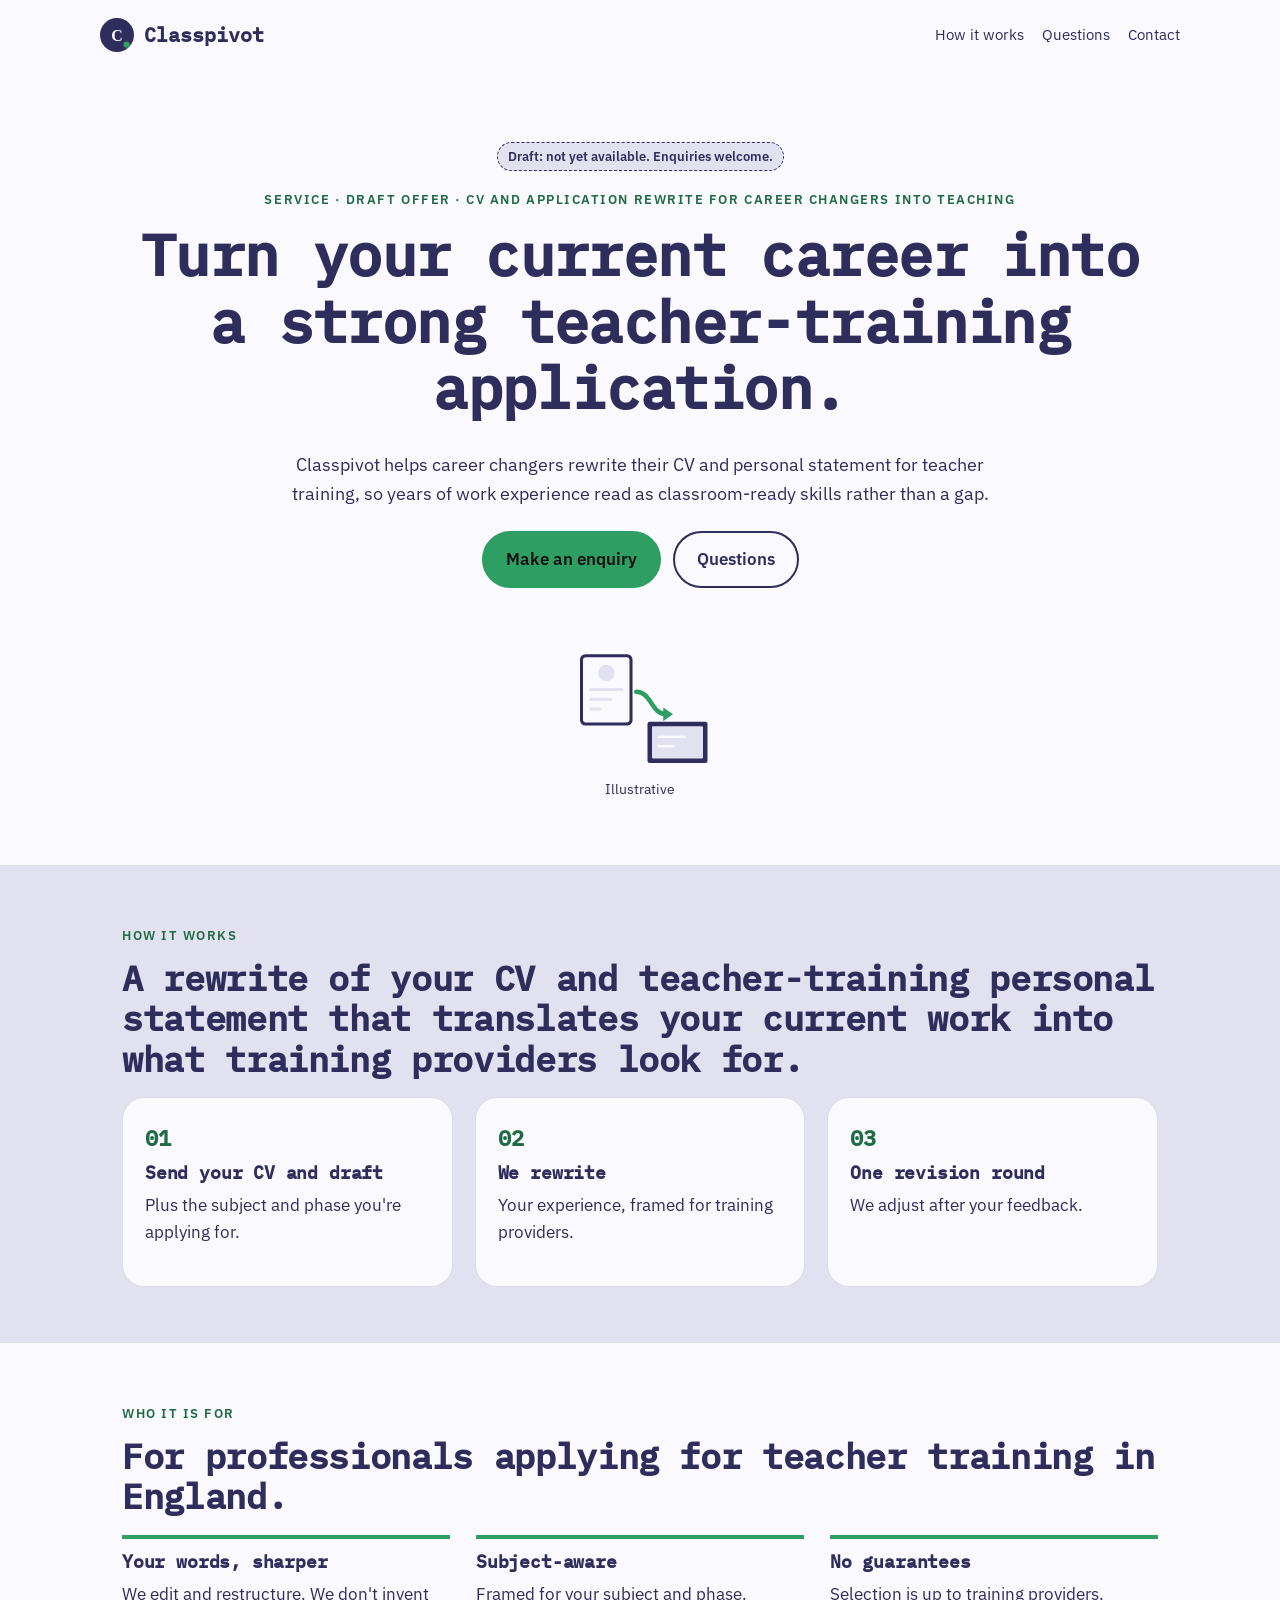
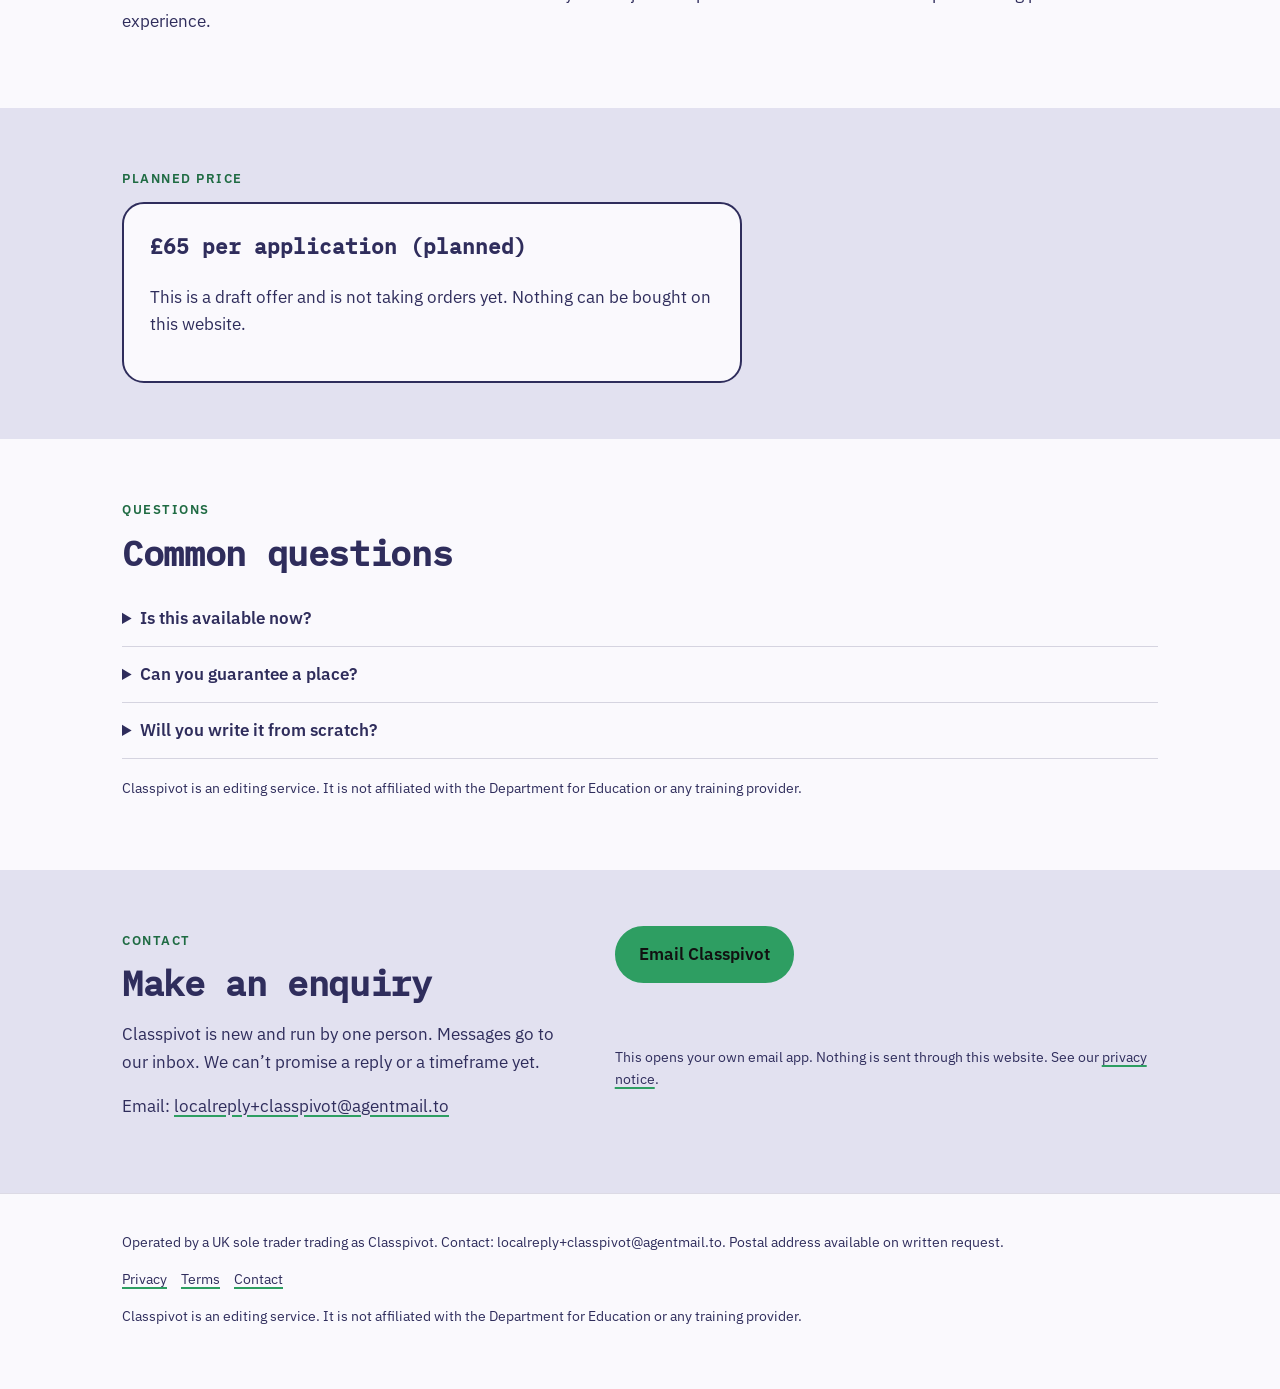
<file: index.html>
<!doctype html>
<html lang="en-GB">
<head>
<meta charset="utf-8">
<meta name="viewport" content="width=device-width, initial-scale=1">
<meta http-equiv="Content-Security-Policy" content="default-src 'self'; img-src 'self' data: https://localreplyloop.goatcounter.com; style-src 'self'; script-src 'self'; font-src 'self'; connect-src 'self'; form-action 'self'; base-uri 'self'; object-src 'none'">
<meta name="referrer" content="strict-origin-when-cross-origin">
<title>Classpivot: Turn your current career into a strong teacher-training application</title>
<meta name="description" content="A rewrite of your CV and teacher-training personal statement that translates your current work into what training providers look for.">
<meta name="theme-color" content="#2F2D5C">
<meta property="og:type" content="website"><meta property="og:title" content="Classpivot: Turn your current career into a strong teacher-training application"><meta property="og:description" content="A rewrite of your CV and teacher-training personal statement that translates your current work into what training providers look for.">
<meta property="og:image" content="https://evanturner557-del.github.io/classpivot/assets/og.png"><meta property="og:image:width" content="1200"><meta property="og:image:height" content="630">
<meta property="og:image:alt" content="Classpivot: Turn your current career into a strong teacher-training application."><meta property="og:site_name" content="Classpivot"><meta property="og:locale" content="en_GB">
<meta property="og:url" content="https://evanturner557-del.github.io/classpivot/"><meta name="twitter:card" content="summary_large_image">
<link rel="canonical" href="https://evanturner557-del.github.io/classpivot/">
<link rel="icon" href="assets/favicon.svg" type="image/svg+xml">
<link rel="stylesheet" href="assets/site.css">
<script src="assets/config.js"></script>
<script src="assets/analytics.js" defer></script>
<script src="_shared/kit.js" defer></script>
</head>
<body>
<a class="skip" href="#main">Skip to content</a>
<header><div class="wrap top"><a class="brand" href="./"><svg viewBox="0 0 64 64" aria-hidden="true" width="34" height="34"><circle cx="32" cy="32" r="32" fill="#2F2D5C"/><text x="32" y="43" text-anchor="middle" font-family="Georgia, serif" font-weight="700" font-size="30" fill="#FAF9FD">C</text><circle cx="50" cy="50" r="6" fill="#2E9E62"/></svg>Classpivot</a><nav aria-label="Primary"><a href="#how">How it works</a><a href="#faq">Questions</a><a href="#contact">Contact</a></nav></div></header>
<main id="main">
<section class="hero"><div class="wrap"><span class="draft">Draft: not yet available. Enquiries welcome.</span><br><span class="eyebrow">Service · draft offer · CV and application rewrite for career changers into teaching</span><h1>Turn your current career into a strong teacher-training application.</h1><p class="lede">Classpivot helps career changers rewrite their CV and personal statement for teacher training, so years of work experience read as classroom-ready skills rather than a gap.</p><div class="ctas"><a class="btn" href="#contact" data-cta="hero">Make an enquiry</a><a class="btn ghost" href="#faq" data-cta="hero-secondary">Questions</a></div><figure class="art"><svg viewBox="0 0 400 400" aria-hidden="true" focusable="false" class="motif"><rect x="40" y="70" width="140" height="190" rx="14" fill="#2F2D5C"/><rect x="48" y="78" width="124" height="174" rx="8" fill="#FAF9FD"/><circle cx="110" cy="120" r="22" fill="#E2E1F0"/><rect x="64" y="160" width="92" height="8" rx="4" fill="#E2E1F0"/><rect x="64" y="186" width="62" height="8" rx="4" fill="#E2E1F0"/><rect x="64" y="212" width="32" height="8" rx="4" fill="#E2E1F0"/><path d="M190 170 C 230 170 230 230 270 230" fill="none" stroke="#2E9E62" stroke-width="12" stroke-linecap="round" stroke-linejoin="round"/><path d="M262 212 l26 18 -26 18z" fill="#2E9E62"/><rect x="220" y="250" width="160" height="110" rx="6" fill="#2F2D5C"/><rect x="232" y="262" width="136" height="86" rx="3" fill="#E2E1F0"/><path d="M250 290 h70 M250 315 h40" fill="none" stroke="#FAF9FD" stroke-width="6" stroke-linecap="round" stroke-linejoin="round"/></svg><figcaption class="fine">Illustrative</figcaption></figure></div></section>
<section class="tint" id="how"><div class="wrap"><span class="eyebrow">How it works</span><h2>A rewrite of your CV and teacher-training personal statement that translates your current work into what training providers look for.</h2><div class="steps"><div class="step"><h3>Send your CV and draft</h3><p>Plus the subject and phase you&#x27;re applying for.</p></div><div class="step"><h3>We rewrite</h3><p>Your experience, framed for training providers.</p></div><div class="step"><h3>One revision round</h3><p>We adjust after your feedback.</p></div></div></div></section>
<section><div class="wrap"><span class="eyebrow">Who it is for</span><h2>For professionals applying for teacher training in England.</h2><div class="points"><div class="point"><h3>Your words, sharper</h3><p>We edit and restructure. We don&#x27;t invent experience.</p></div><div class="point"><h3>Subject-aware</h3><p>Framed for your subject and phase.</p></div><div class="point"><h3>No guarantees</h3><p>Selection is up to training providers.</p></div></div></div></section>
<section class="tint" id="price"><div class="wrap"><span class="eyebrow">Planned price</span><div class="pricebox"><p class="price">£65 per application (planned)</p><p>This is a draft offer and is not taking orders yet. Nothing can be bought on this website.</p></div></div></section>
<section id="faq"><div class="wrap"><span class="eyebrow">Questions</span><h2>Common questions</h2><details><summary>Is this available now?</summary><p>It&#x27;s a draft offer. Enquiries are received, but we can’t promise a reply or a timeframe yet.</p></details><details><summary>Can you guarantee a place?</summary><p>No. We improve the application, not the decision.</p></details><details><summary>Will you write it from scratch?</summary><p>We work from your own draft and experience.</p></details><p class="fine fine-gap">Classpivot is an editing service. It is not affiliated with the Department for Education or any training provider.</p></div></section>
<section class="tint" id="contact"><div class="wrap contact-grid"><div><span class="eyebrow">Contact</span><h2>Make an enquiry</h2><p>Classpivot is new and run by one person. Messages go to our inbox. We can’t promise a reply or a timeframe yet.</p><p>Email: <a href="mailto:localreply+classpivot@agentmail.to">localreply+classpivot@agentmail.to</a></p></div><div class="form contact-mail"><p><a class="btn" href="mailto:localreply+classpivot@agentmail.to?subject=%5BClasspivot%5D%20Enquiry" data-cta="enquire">Email Classpivot</a></p><p class="hint">This opens your own email app. Nothing is sent through this website. See our <a href="privacy.html">privacy notice</a>.</p></div></div></section>
</main><footer><div class="wrap"><p>Operated by a UK sole trader trading as Classpivot. Contact: localreply+classpivot@agentmail.to. Postal address available on written request.</p>
<p><a href="privacy.html">Privacy</a><a href="terms.html">Terms</a><a href="./#contact">Contact</a></p>
<p class="fine">Classpivot is an editing service. It is not affiliated with the Department for Education or any training provider.</p></div></footer>
</body></html>
</file>
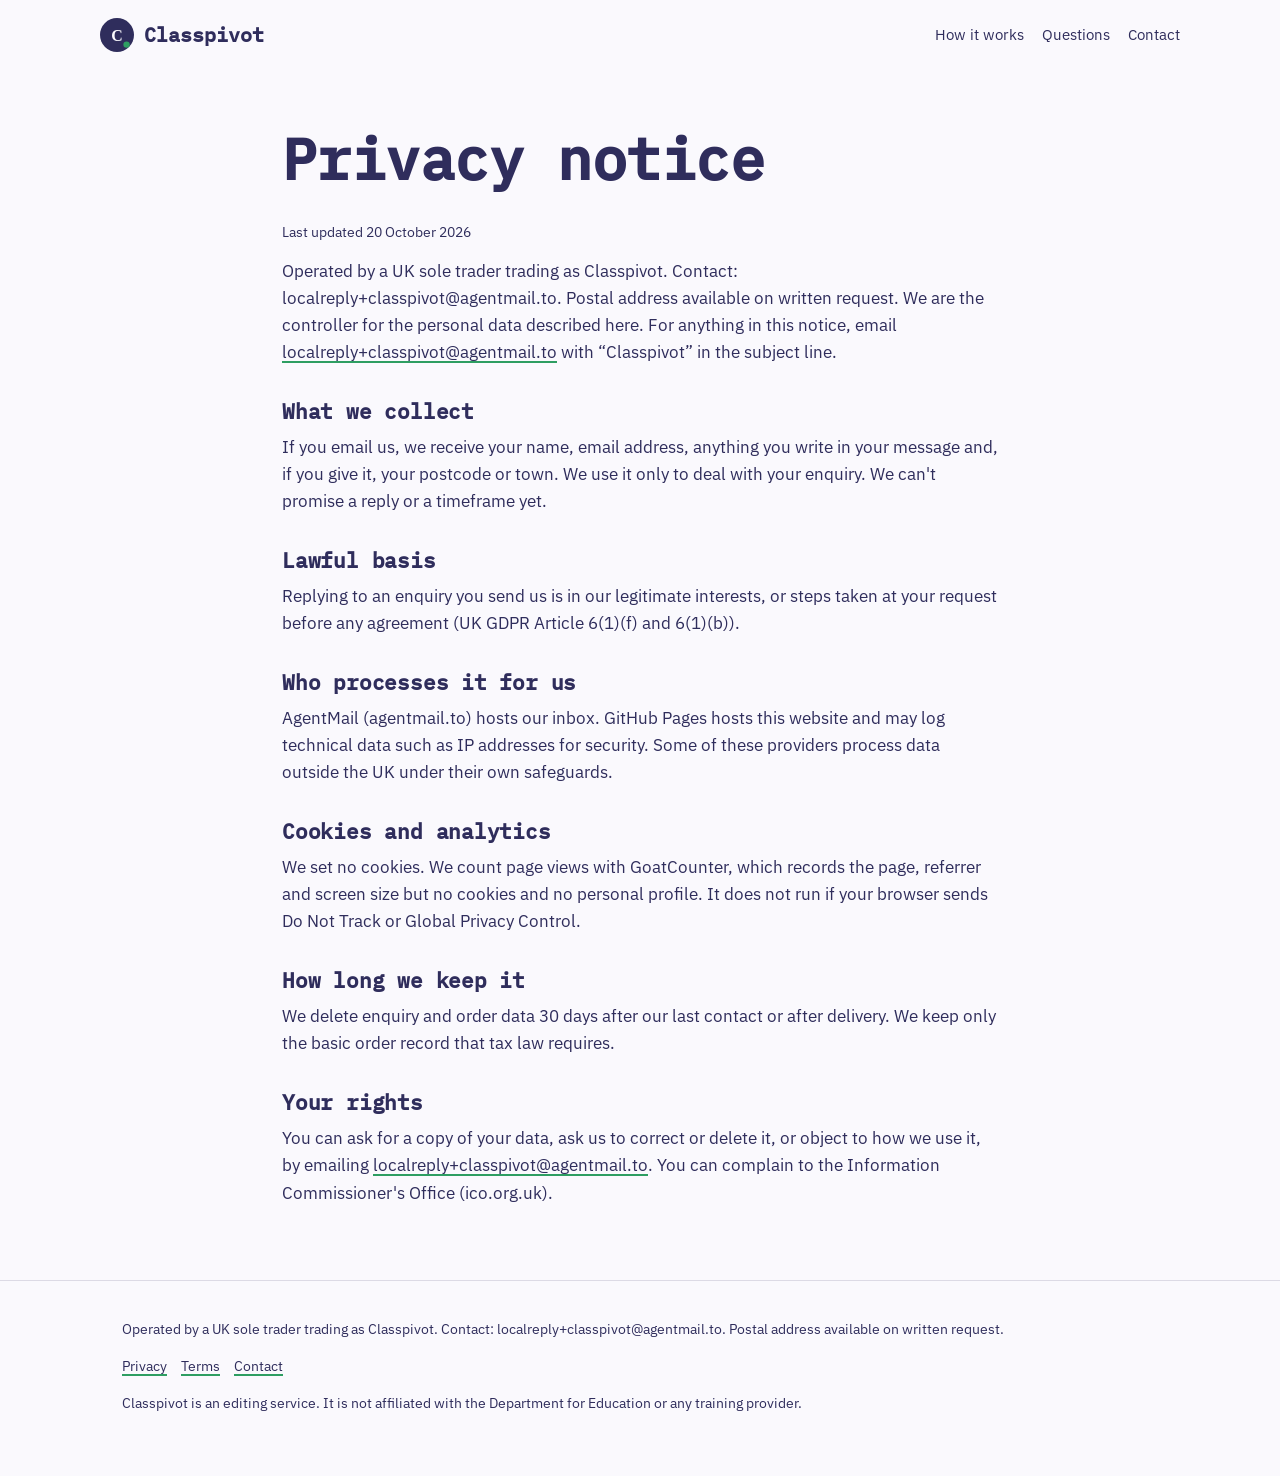
<file: privacy.html>
<!doctype html>
<html lang="en-GB">
<head>
<meta charset="utf-8">
<meta name="viewport" content="width=device-width, initial-scale=1">
<meta http-equiv="Content-Security-Policy" content="default-src 'self'; img-src 'self' data: https://localreplyloop.goatcounter.com; style-src 'self'; script-src 'self'; font-src 'self'; connect-src 'self'; form-action 'self'; base-uri 'self'; object-src 'none'">
<meta name="referrer" content="strict-origin-when-cross-origin">
<title>Privacy notice | Classpivot</title>
<meta name="description" content="Privacy notice for Classpivot.">
<meta name="theme-color" content="#2F2D5C">
<meta property="og:type" content="website"><meta property="og:title" content="Privacy notice | Classpivot"><meta property="og:description" content="Privacy notice for Classpivot.">
<meta property="og:image" content="https://evanturner557-del.github.io/classpivot/assets/og.png"><meta property="og:image:width" content="1200"><meta property="og:image:height" content="630">
<meta property="og:image:alt" content="Classpivot: Turn your current career into a strong teacher-training application."><meta property="og:site_name" content="Classpivot"><meta property="og:locale" content="en_GB">
<meta property="og:url" content="https://evanturner557-del.github.io/classpivot/privacy.html"><meta name="twitter:card" content="summary_large_image">
<link rel="canonical" href="https://evanturner557-del.github.io/classpivot/privacy.html">
<link rel="icon" href="assets/favicon.svg" type="image/svg+xml">
<link rel="stylesheet" href="assets/site.css">
<script src="assets/config.js"></script>
<script src="assets/analytics.js" defer></script>
<script src="_shared/kit.js" defer></script>
</head>
<body>
<a class="skip" href="#main">Skip to content</a>
<header><div class="wrap top"><a class="brand" href="./"><svg viewBox="0 0 64 64" aria-hidden="true" width="34" height="34"><circle cx="32" cy="32" r="32" fill="#2F2D5C"/><text x="32" y="43" text-anchor="middle" font-family="Georgia, serif" font-weight="700" font-size="30" fill="#FAF9FD">C</text><circle cx="50" cy="50" r="6" fill="#2E9E62"/></svg>Classpivot</a><nav aria-label="Primary"><a href="#how">How it works</a><a href="#faq">Questions</a><a href="#contact">Contact</a></nav></div></header><main id="main"><section><div class="wrap legal"><h1>Privacy notice</h1><p class="fine">Last updated 20 October 2026</p>
<p><span>Operated by a UK sole trader trading as Classpivot. Contact: localreply+classpivot@agentmail.to. Postal address available on written request.</span> We are the controller for the personal data described here. For anything in this notice, email <a href="mailto:localreply+classpivot@agentmail.to">localreply+classpivot@agentmail.to</a> with “Classpivot” in the subject line.</p>
<h2>What we collect</h2><p>If you email us, we receive your name, email address, anything you write in your message and, if you give it, your postcode or town. We use it only to deal with your enquiry. We can&#x27;t promise a reply or a timeframe yet.</p>
<h2>Lawful basis</h2><p>Replying to an enquiry you send us is in our legitimate interests, or steps taken at your request before any agreement (UK GDPR Article 6(1)(f) and 6(1)(b)).</p>
<h2>Who processes it for us</h2><p>AgentMail (agentmail.to) hosts our inbox. GitHub Pages hosts this website and may log technical data such as IP addresses for security. Some of these providers process data outside the UK under their own safeguards.</p>
<h2>Cookies and analytics</h2><p>We set no cookies. We count page views with GoatCounter, which records the page, referrer and screen size but no cookies and no personal profile. It does not run if your browser sends Do Not Track or Global Privacy Control.</p>
<h2>How long we keep it</h2><p>We delete enquiry and order data 30 days after our last contact or after delivery. We keep only the basic order record that tax law requires.</p>
<h2>Your rights</h2><p>You can ask for a copy of your data, ask us to correct or delete it, or object to how we use it, by emailing <a href="mailto:localreply+classpivot@agentmail.to">localreply+classpivot@agentmail.to</a>. You can complain to the Information Commissioner's Office (ico.org.uk).</p></div></section></main><footer><div class="wrap"><p>Operated by a UK sole trader trading as Classpivot. Contact: localreply+classpivot@agentmail.to. Postal address available on written request.</p>
<p><a href="privacy.html">Privacy</a><a href="terms.html">Terms</a><a href="./#contact">Contact</a></p>
<p class="fine">Classpivot is an editing service. It is not affiliated with the Department for Education or any training provider.</p></div></footer>
</body></html>
</file>
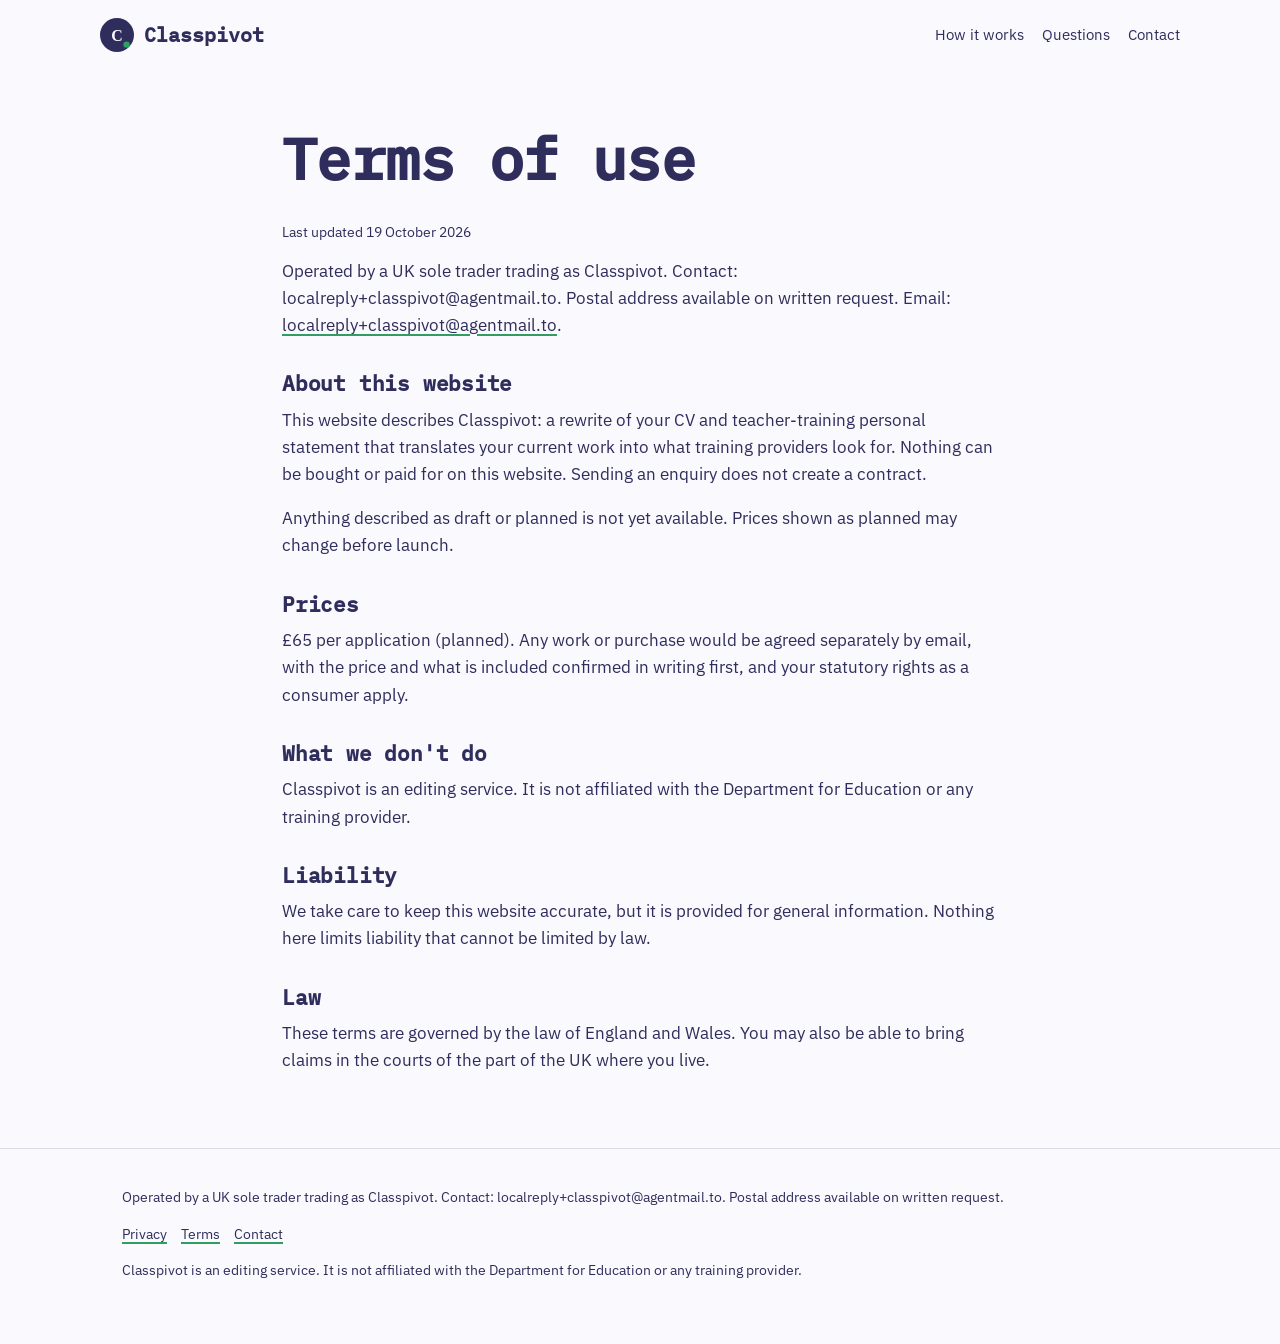
<file: terms.html>
<!doctype html>
<html lang="en-GB">
<head>
<meta charset="utf-8">
<meta name="viewport" content="width=device-width, initial-scale=1">
<meta http-equiv="Content-Security-Policy" content="default-src 'self'; img-src 'self' data: https://localreplyloop.goatcounter.com; style-src 'self'; script-src 'self'; font-src 'self'; connect-src 'self'; form-action 'self'; base-uri 'self'; object-src 'none'">
<meta name="referrer" content="strict-origin-when-cross-origin">
<title>Terms of use | Classpivot</title>
<meta name="description" content="Terms of use for Classpivot.">
<meta name="theme-color" content="#2F2D5C">
<meta property="og:type" content="website"><meta property="og:title" content="Terms of use | Classpivot"><meta property="og:description" content="Terms of use for Classpivot.">
<meta property="og:image" content="https://evanturner557-del.github.io/classpivot/assets/og.png"><meta property="og:image:width" content="1200"><meta property="og:image:height" content="630">
<meta property="og:image:alt" content="Classpivot: Turn your current career into a strong teacher-training application."><meta property="og:site_name" content="Classpivot"><meta property="og:locale" content="en_GB">
<meta property="og:url" content="https://evanturner557-del.github.io/classpivot/terms.html"><meta name="twitter:card" content="summary_large_image">
<link rel="canonical" href="https://evanturner557-del.github.io/classpivot/terms.html">
<link rel="icon" href="assets/favicon.svg" type="image/svg+xml">
<link rel="stylesheet" href="assets/site.css">
<script src="assets/config.js"></script>
<script src="assets/analytics.js" defer></script>
<script src="_shared/kit.js" defer></script>
</head>
<body>
<a class="skip" href="#main">Skip to content</a>
<header><div class="wrap top"><a class="brand" href="./"><svg viewBox="0 0 64 64" aria-hidden="true" width="34" height="34"><circle cx="32" cy="32" r="32" fill="#2F2D5C"/><text x="32" y="43" text-anchor="middle" font-family="Georgia, serif" font-weight="700" font-size="30" fill="#FAF9FD">C</text><circle cx="50" cy="50" r="6" fill="#2E9E62"/></svg>Classpivot</a><nav aria-label="Primary"><a href="#how">How it works</a><a href="#faq">Questions</a><a href="#contact">Contact</a></nav></div></header><main id="main"><section><div class="wrap legal"><h1>Terms of use</h1><p class="fine">Last updated 19 October 2026</p>
<p><span>Operated by a UK sole trader trading as Classpivot. Contact: localreply+classpivot@agentmail.to. Postal address available on written request.</span> Email: <a href="mailto:localreply+classpivot@agentmail.to">localreply+classpivot@agentmail.to</a>.</p>
<h2>About this website</h2><p>This website describes Classpivot: a rewrite of your CV and teacher-training personal statement that translates your current work into what training providers look for. Nothing can be bought or paid for on this website. Sending an enquiry does not create a contract.</p><p>Anything described as draft or planned is not yet available. Prices shown as planned may change before launch.</p>
<h2>Prices</h2><p>£65 per application (planned). Any work or purchase would be agreed separately by email, with the price and what is included confirmed  in writing first, and your statutory rights as a consumer apply.</p>
<h2>What we don't do</h2><p>Classpivot is an editing service. It is not affiliated with the Department for Education or any training provider.</p>
<h2>Liability</h2><p>We take care to keep this website accurate, but it is provided for general information. Nothing here limits liability that cannot be limited by law.</p>
<h2>Law</h2><p>These terms are governed by the law of England and Wales. You may also be able to bring claims in the courts of the part of the UK where you live.</p></div></section></main><footer><div class="wrap"><p>Operated by a UK sole trader trading as Classpivot. Contact: localreply+classpivot@agentmail.to. Postal address available on written request.</p>
<p><a href="privacy.html">Privacy</a><a href="terms.html">Terms</a><a href="./#contact">Contact</a></p>
<p class="fine">Classpivot is an editing service. It is not affiliated with the Department for Education or any training provider.</p></div></footer>
</body></html>
</file>
<file: assets/site.css>
@font-face{font-family:'IBM Plex Mono';font-weight:500;font-style:normal;font-display:swap;src:url(fonts/ibm-plex-mono-latin-500-normal.woff2) format('woff2')}
@font-face{font-family:'IBM Plex Sans';font-weight:400;font-style:normal;font-display:swap;src:url(fonts/ibm-plex-sans-latin-400-normal.woff2) format('woff2')}
@font-face{font-family:'IBM Plex Sans';font-weight:600;font-style:normal;font-display:swap;src:url(fonts/ibm-plex-sans-latin-600-normal.woff2) format('woff2')}
:root{--ink:#2F2D5C;--paper:#FAF9FD;--acc:#2E9E62;--acc-text:#1F6B43;--on-acc:#111111;--acc-btn:#2E9E62;--soft:#E2E1F0;--on-ink:#FAF9FD;--r:22px;--br:999px;--head:'IBM Plex Mono', ui-monospace, monospace;--body:'IBM Plex Sans', system-ui, sans-serif}
*,*::before,*::after{box-sizing:border-box}html{scroll-behavior:smooth}@media (prefers-reduced-motion:reduce){html{scroll-behavior:auto}*{transition:none!important}}
body{margin:0;font-family:var(--body);color:var(--ink);background:var(--paper);line-height:1.6;font-size:17px;-webkit-font-smoothing:antialiased}
h1,h2,h3{font-family:var(--head);line-height:1.15;margin:0 0 .5em;letter-spacing:-.01em}h1{font-size:clamp(2.1rem,5vw,3.6rem)}h2{font-size:clamp(1.5rem,3vw,2.2rem)}h3{font-size:1.15rem}
p{margin:0 0 1em}a{color:var(--ink);text-decoration-color:var(--acc);text-underline-offset:3px;text-decoration-thickness:2px}
.wrap{max-width:1080px;margin:0 auto;padding:0 22px}.skip{position:absolute;left:-999px}.skip:focus{left:12px;top:12px;background:var(--ink);color:var(--on-ink);padding:8px 12px;z-index:9}
:focus-visible{outline:3px solid var(--acc);outline-offset:2px}
.top{display:flex;align-items:center;justify-content:space-between;padding:18px 0;gap:16px}.brand{display:flex;align-items:center;gap:10px;font-family:var(--head);font-weight:700;font-size:1.25rem;text-decoration:none}
.top nav a{margin-left:18px;font-size:.95rem;text-decoration:none}.top nav a:hover{text-decoration:underline}
.btn{display:inline-block;background:var(--acc-btn);color:var(--on-acc);padding:13px 22px;border-radius:var(--br);font-weight:600;text-decoration:none;border:2px solid var(--acc-btn);cursor:pointer;font:inherit;font-weight:600}
.btn:hover{filter:none;box-shadow:inset 0 0 0 2px currentColor}.btn.ghost{background:transparent;color:var(--ink);border-color:var(--ink)}
.eyebrow{display:inline-block;font-size:.8rem;letter-spacing:.12em;text-transform:uppercase;font-weight:600;color:var(--acc-text);margin-bottom:12px}
.hero{padding:48px 0 64px}.hero .lede{font-size:1.15rem;max-width:40em}.ctas{display:flex;gap:12px;flex-wrap:wrap;margin-top:22px}
.motif{width:100%;height:auto;max-width:420px;display:block}.art{margin:0}
.draft{display:inline-block;background:var(--soft);border:1px dashed var(--ink);padding:3px 10px;border-radius:999px;font-size:.82rem;font-weight:600;margin-bottom:14px}
section{padding:56px 0}.tint{background:var(--soft)}
.steps{display:grid;grid-template-columns:repeat(auto-fit,minmax(220px,1fr));gap:22px;counter-reset:s}
.step{padding:22px;border-radius:var(--r);background:var(--paper);border:1px solid color-mix(in srgb,var(--ink) 14%,transparent)}
.step::before{counter-increment:s;content:"0" counter(s);font-family:var(--head);font-weight:700;color:var(--acc-text);display:block;font-size:1.4rem;margin-bottom:6px}
.points{display:grid;grid-template-columns:repeat(auto-fit,minmax(240px,1fr));gap:26px}.point h3{border-top:4px solid var(--acc);padding-top:12px}
.price{font-family:var(--head);font-size:1.3rem;font-weight:700}.pricebox{border:2px solid var(--ink);border-radius:var(--r);padding:26px;max-width:620px;background:var(--paper)}
details{border-bottom:1px solid color-mix(in srgb,var(--ink) 18%,transparent);padding:14px 0}summary{cursor:pointer;font-weight:600}details p{margin-top:10px}
.form{display:grid;gap:14px;max-width:620px}.form label{font-weight:600;font-size:.95rem;display:block;margin-bottom:4px}
.form input,.form textarea,.form select{width:100%;padding:12px;border:1.5px solid color-mix(in srgb,var(--ink) 40%,transparent);border-radius:calc(var(--r)/2);font:inherit;background:#fff;color:#111}
.form textarea{min-height:120px}.hint,.fine{font-size:.88rem}.form-status{font-weight:600}
.contact-grid{display:grid;grid-template-columns:1fr 1.2fr;gap:40px}@media(max-width:800px){.contact-grid{grid-template-columns:1fr}.top nav a:not([href="#contact"]){display:none}.top nav a{margin-left:0;padding:10px 0;font-weight:600}}
footer{padding:36px 0 48px;font-size:.9rem;border-top:1px solid color-mix(in srgb,var(--ink) 15%,transparent)}footer a{margin-right:14px}
.tool{background:var(--paper);border:2px solid var(--ink);border-radius:var(--r);padding:26px;max-width:640px}.tool .row{display:grid;grid-template-columns:1fr 140px;gap:12px;align-items:center;margin-bottom:10px}
.tool input[type=number]{padding:10px;border:1.5px solid var(--ink);border-radius:8px;font:inherit;width:100%}.result{margin-top:16px;padding:16px;background:var(--soft);border-radius:calc(var(--r)/2);min-height:3em}
.check h3{margin-top:18px}.check label{display:flex;gap:10px;align-items:flex-start;padding:6px 0}.check input{width:20px;height:20px;accent-color:var(--acc)}
.legal{max-width:760px}.legal h2{font-size:1.3rem;margin-top:1.6em}
.hero{text-align:center;padding-top:72px}.hero .lede{margin:0 auto}.hero .ctas{justify-content:center}.hero .art{max-width:520px;margin:40px auto 0}.hero .art svg{max-width:none;height:150px;width:100%;border-radius:var(--r)}

.fine.fine-gap{margin-top:18px}
</file>
